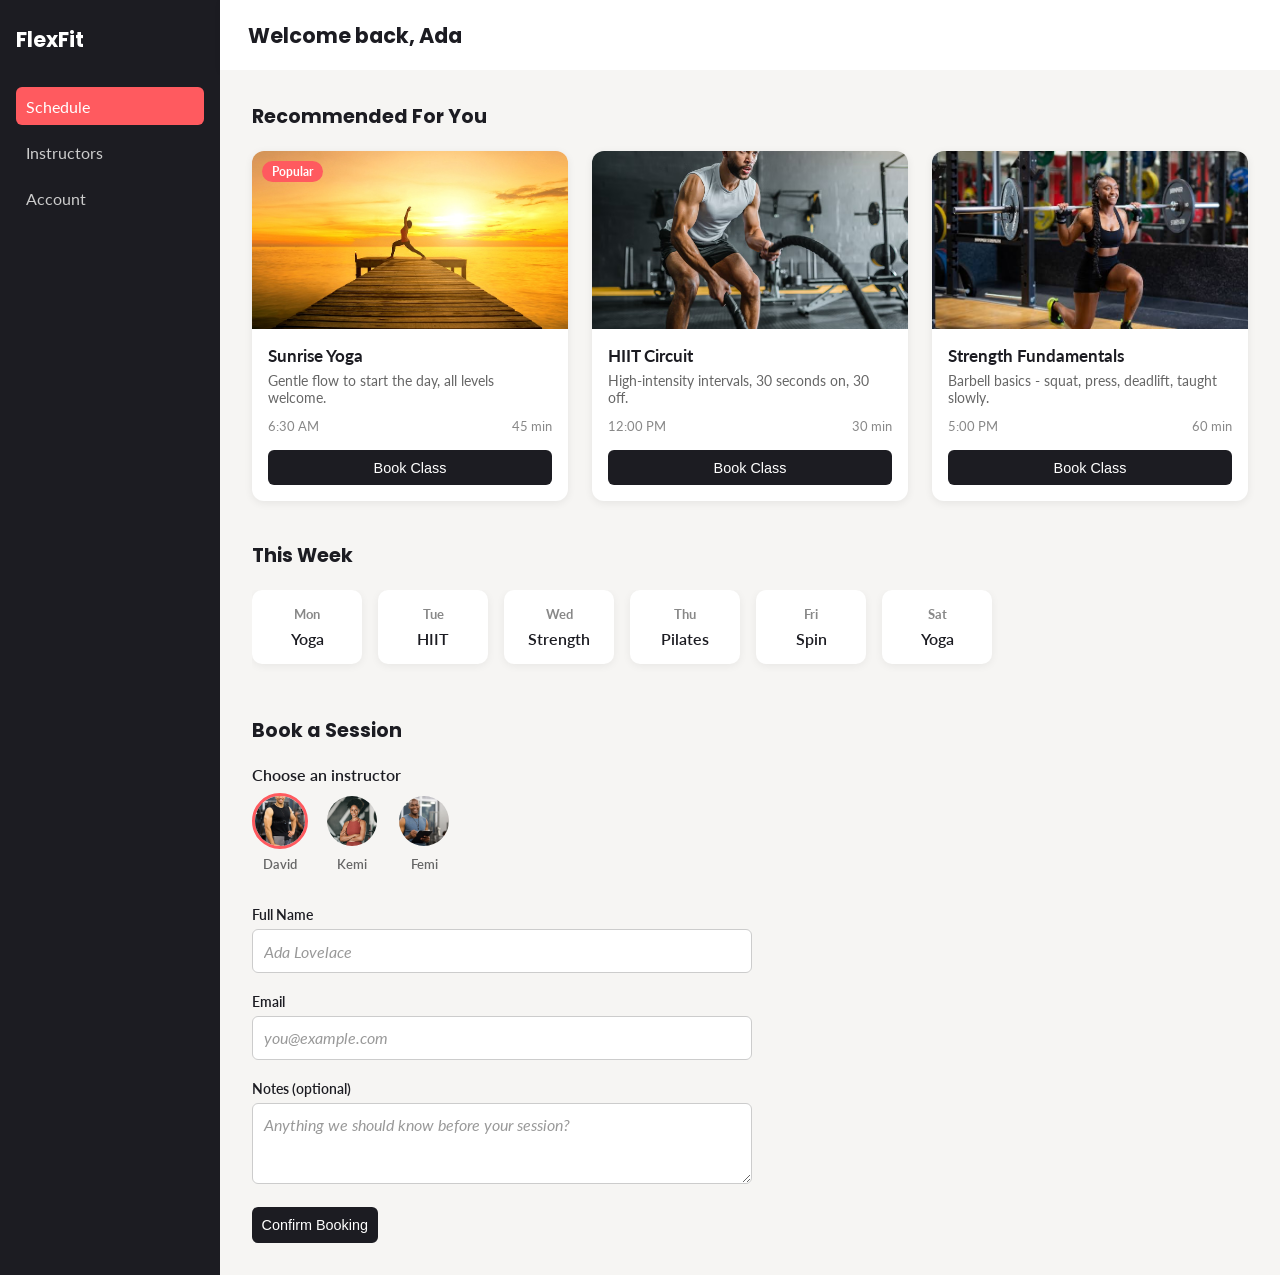
<file: index.html>
<!DOCTYPE html>
<html lang="en">
<head>
    <meta charset="UTF-8">
    <title>FlexFit Studio - Member Dashboard</title>
    <link rel="preconnect" href="https://fonts.googleapis.com">
    <link rel="preconnect" href="https://fonts.gstatic.com" crossorigin>
    <link href="https://fonts.googleapis.com/css2?family=Poppins:wght@600;700&family=Lato:wght@400;600&display=swap" rel="stylesheet">
    <link rel="stylesheet" href="index.css">
</head>
<body>

    <div class="dashboard">

        <aside class="sidebar">
            <div class="logo">FlexFit</div>
            <nav>
                <a href="reference_flexfit.html" class="active">Schedule</a>
                <a href="reference_flexfit_instructors.html">Instructors</a>
                <a href="reference_flexfit_account.html">Account</a>
            </nav>
        </aside>

        <header class="header">
            <h1>Welcome back, Ada</h1>
        </header>

        <main class="main-content">

            <section class="classes-section">
                <h2>Recommended For You</h2>
                <div class="class-grid">

                    <div class="class-card popular">
                        <img src="sunrise-yoga-909.jpg" alt="Sunrise Yoga class">
                        <div class="class-info">
                            <h3>Sunrise Yoga</h3>
                            <p>Gentle flow to start the day, all levels welcome.</p>
                            <div class="class-meta">
                                <span>6:30 AM</span>
                                <span>45 min</span>
                            </div>
                            <button class="cta-button">Book Class</button>
                        </div>
                    </div>

                    <div class="class-card">
                        <img src="hiit.avif" alt="HIIT Circuit class">
                        <div class="class-info">
                            <h3>HIIT Circuit</h3>
                            <p>High-intensity intervals, 30 seconds on, 30 off.</p>
                            <div class="class-meta">
                                <span>12:00 PM</span>
                                <span>30 min</span>
                            </div>
                            <button class="cta-button">Book Class</button>
                        </div>
                    </div>

                    <div class="class-card">
                        <img src="strenght.jpg" alt="Strength Fundamentals class">
                        <div class="class-info">
                            <h3>Strength Fundamentals</h3>
                            <p>Barbell basics - squat, press, deadlift, taught slowly.</p>
                            <div class="class-meta">
                                <span>5:00 PM</span>
                                <span>60 min</span>
                            </div>
                            <button class="cta-button">Book Class</button>
                        </div>
                    </div>

                </div>
            </section>

            <section class="week-section">
                <h2>This Week</h2>
                <div class="week-row">
                    <div class="week-card"><p class="week-day">Mon</p><p class="week-class">Yoga</p></div>
                    <div class="week-card"><p class="week-day">Tue</p><p class="week-class">HIIT</p></div>
                    <div class="week-card"><p class="week-day">Wed</p><p class="week-class">Strength</p></div>
                    <div class="week-card"><p class="week-day">Thu</p><p class="week-class">Pilates</p></div>
                    <div class="week-card"><p class="week-day">Fri</p><p class="week-class">Spin</p></div>
                    <div class="week-card"><p class="week-day">Sat</p><p class="week-class">Yoga</p></div>
                </div>
            </section>

            <section class="booking-section">
                <h2>Book a Session</h2>

                <p class="section-label">Choose an instructor</p>
                <div class="instructor-picker">
                    <input type="radio" name="instructor" id="instructor-1" checked>
                    <label for="instructor-1" class="instructor-swatch">
                        <img src="gym1.webp" alt="Instructor Dara">
                        <span>David</span>
                    </label>

                    <input type="radio" name="instructor" id="instructor-2">
                    <label for="instructor-2" class="instructor-swatch">
                        <img src="gym3.jpg" alt="Instructor Kemi">
                        <span>Kemi</span>
                    </label>

                    <input type="radio" name="instructor" id="instructor-3">
                    <label for="instructor-3" class="instructor-swatch">
                        <img src="gym2.webp" alt="Instructor Femi">
                        <span>Femi</span>
                    </label>
                </div>

                <form action="#" method="post">
                    <div class="form-group">
                        <label for="name">Full Name</label>
                        <input type="text" id="name" name="name" placeholder="Ada Lovelace" required>
                    </div>

                    <div class="form-group">
                        <label for="email">Email</label>
                        <input type="email" id="email" name="email" placeholder="you@example.com" required>
                    </div>

                    <div class="form-group">
                        <label for="notes">Notes (optional)</label>
                        <textarea id="notes" name="notes" rows="3" placeholder="Anything we should know before your session?"></textarea>
                    </div>

                    <button type="submit" class="cta-button">Confirm Booking</button>
                </form>
            </section>

        </main>

    </div>

</body>
</html>
</file>
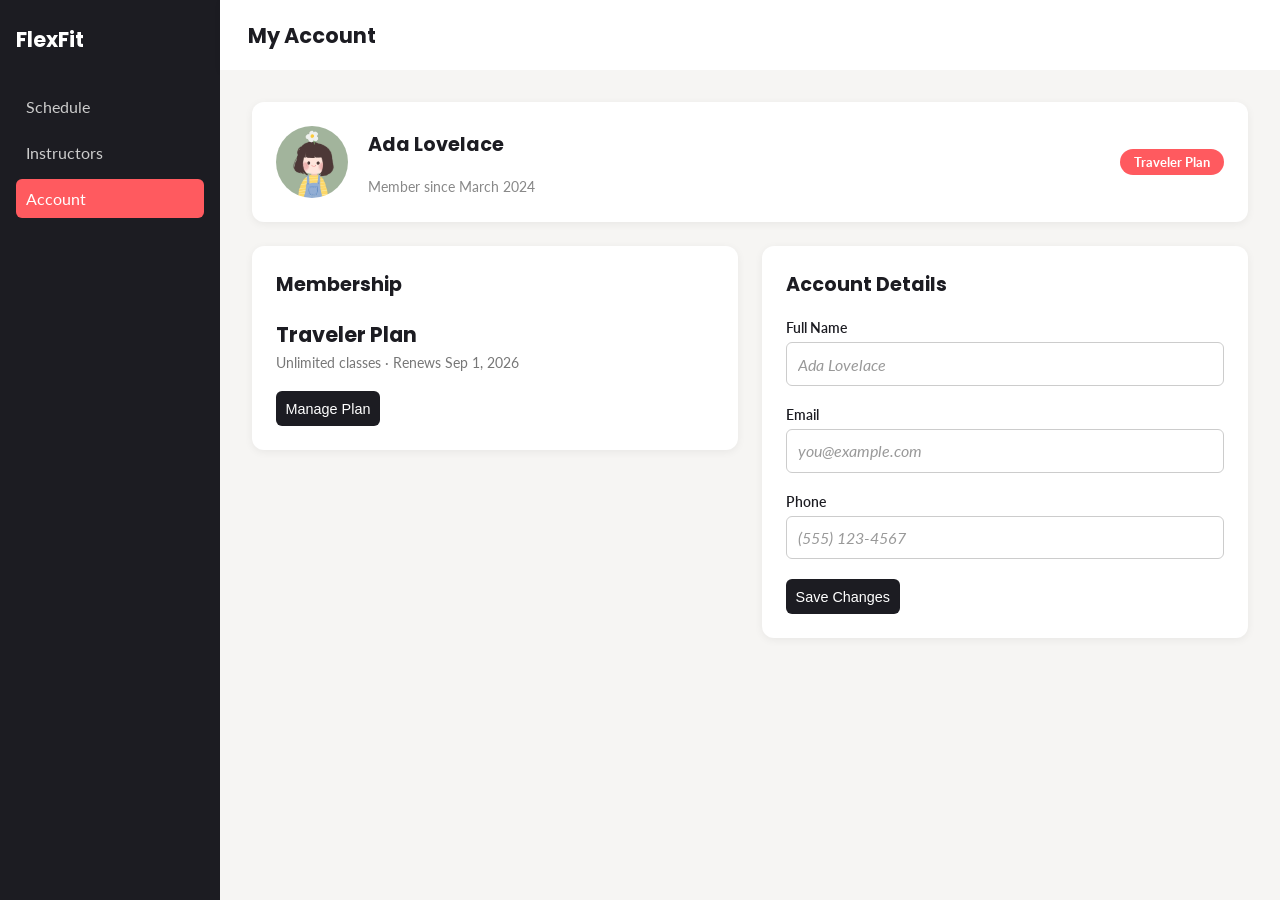
<file: reference_flexfit_account.html>
<!DOCTYPE html>
<html lang="en">
<head>
    <meta charset="UTF-8">
    <title>FlexFit Studio - My Account</title>
    <link rel="preconnect" href="https://fonts.googleapis.com">
    <link rel="preconnect" href="https://fonts.gstatic.com" crossorigin>
    <link href="https://fonts.googleapis.com/css2?family=Poppins:wght@600;700&family=Lato:wght@400;600&display=swap" rel="stylesheet">
    <link rel="stylesheet" href="index.css">
</head>
<body>

    <div class="dashboard">

        <aside class="sidebar">
            <div class="logo">FlexFit</div>
            <nav>
                <a href="index.html">Schedule</a>
                <a href="reference_flexfit_instructors.html">Instructors</a>
                <a href="reference_flexfit_account.html" class="active">Account</a>
            </nav>
        </aside>

        <header class="header">
            <h1>My Account</h1>
        </header>

        <main class="main-content">

            <section class="profile-summary">
                <img src="profile.jpg" alt="Ada Lovelace" class="profile-avatar">
                <div class="profile-summary-text">
                    <h2 class="profile-name">Ada Lovelace</h2>
                    <p class="member-since">Member since March 2024</p>
                </div>
                <span class="plan-badge">Traveler Plan</span>
            </section>

            <div class="account-grid">

                <section class="membership-card">
                    <h2>Membership</h2>
                    <p class="membership-plan">Traveler Plan</p>
                    <p class="membership-detail">Unlimited classes &middot; Renews Sep 1, 2026</p>
                    <button class="cta-button">Manage Plan</button>
                </section>

                <section class="details-form-card">
                    <h2>Account Details</h2>
                    <form action="#" method="post">
                        <div class="form-group">
                            <label for="fullname">Full Name</label>
                            <input type="text" id="fullname" name="fullname" placeholder="Ada Lovelace" required>
                        </div>

                        <div class="form-group">
                            <label for="acc-email">Email</label>
                            <input type="email" id="acc-email" name="email" placeholder="you@example.com" required>
                        </div>

                        <div class="form-group">
                            <label for="phone">Phone</label>
                            <input type="text" id="phone" name="phone" placeholder="(555) 123-4567">
                        </div>

                        <button type="submit" class="cta-button">Save Changes</button>
                    </form>
                </section>

            </div>

        </main>

    </div>

</body>
</html>
</file>
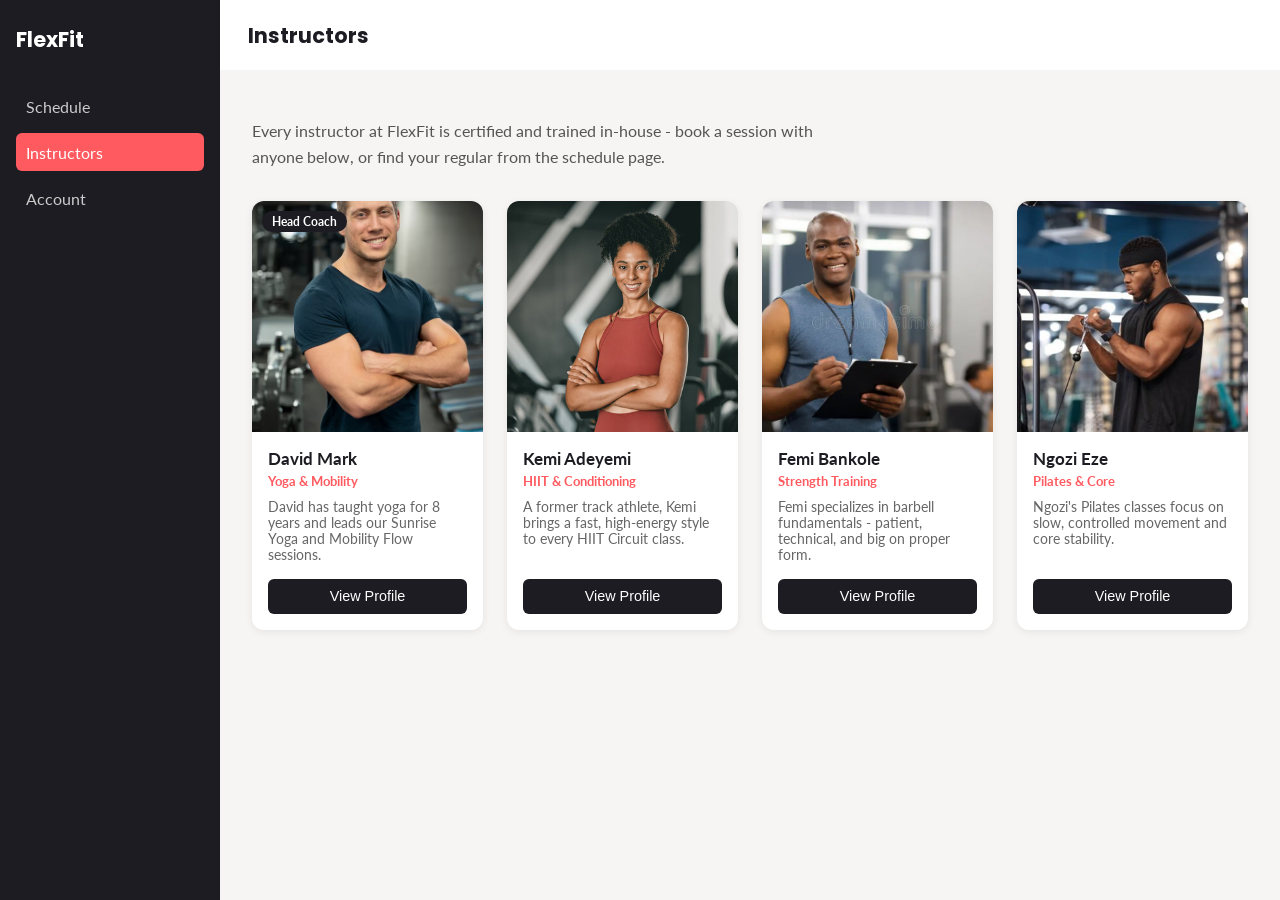
<file: reference_flexfit_instructors.html>
<!DOCTYPE html>
<html lang="en">
<head>
    <meta charset="UTF-8">
    <title>FlexFit Studio - Instructors</title>
    <link rel="preconnect" href="https://fonts.googleapis.com">
    <link rel="preconnect" href="https://fonts.gstatic.com" crossorigin>
    <link href="https://fonts.googleapis.com/css2?family=Poppins:wght@600;700&family=Lato:wght@400;600&display=swap" rel="stylesheet">
    <link rel="stylesheet" href="index.css">
</head>
<body>

    <div class="dashboard">

        <aside class="sidebar">
            <div class="logo">FlexFit</div>
            <nav>
                <a href="index.html">Schedule</a>
                <a href="reference_flexfit_instructors.html" class="active">Instructors</a>
                <a href="reference_flexfit_account.html">Account</a>
            </nav>
        </aside>

        <header class="header">
            <h1>Instructors</h1>
        </header>

        <main class="main-content">

            <section class="instructors-section">
                <p class="section-intro">
                    Every instructor at FlexFit is certified and trained
                    in-house - book a session with anyone below, or find
                    your regular from the schedule page.
                </p>

                <div class="instructor-grid">

                    <div class="instructor-card lead">
                        <img src="young-adult.avif" alt="Dara Okafor">
                        <div class="instructor-info">
                            <h3>David Mark</h3>
                            <p class="specialty">Yoga &amp; Mobility</p>
                            <p class="bio">David has taught yoga for 8 years and leads
                               our Sunrise Yoga and Mobility Flow sessions.</p>
                            <button class="cta-button">View Profile</button>
                        </div>
                    </div>

                    <div class="instructor-card">
                        <img src="gym3.jpg" alt="Kemi Adeyemi">
                        <div class="instructor-info">
                            <h3>Kemi Adeyemi</h3>
                            <p class="specialty">HIIT &amp; Conditioning</p>
                            <p class="bio">A former track athlete, Kemi brings a fast,
                               high-energy style to every HIIT Circuit class.</p>
                            <button class="cta-button">View Profile</button>
                        </div>
                    </div>

                    <div class="instructor-card">
                        <img src="gym2.webp" alt="Femi Bankole">
                        <div class="instructor-info">
                            <h3>Femi Bankole</h3>
                            <p class="specialty">Strength Training</p>
                            <p class="bio">Femi specializes in barbell fundamentals -
                               patient, technical, and big on proper form.</p>
                            <button class="cta-button">View Profile</button>
                        </div>
                    </div>

                    <div class="instructor-card">
                        <img src="eze.jpg" alt="Ngozi Eze">
                        <div class="instructor-info">
                            <h3>Ngozi Eze</h3>
                            <p class="specialty">Pilates &amp; Core</p>
                            <p class="bio">Ngozi's Pilates classes focus on slow,
                               controlled movement and core stability.</p>
                            <button class="cta-button">View Profile</button>
                        </div>
                    </div>

                </div>
            </section>

        </main>

    </div>

</body>
</html>
</file>
<file: index.css>
* {
    box-sizing: border-box;
}

:root {
    --main-color: #1c1c22;
    --accent-color: #ff5a5f;
    --bg-color: #f6f5f3;
    --success-color: #2ecc71;
    --error-color: #e74c3c;
}

body {
    font-family: 'Lato', sans-serif;
    margin: 0;
    color: var(--main-color);
}

/* --- Dashboard grid-template-areas layout --- */

.dashboard {
    display: grid;
    grid-template-columns: 220px 1fr;
    grid-template-rows: 70px 1fr;
    grid-template-areas:
        "sidebar header"
        "sidebar main";
    min-height: 100vh;
}

.sidebar {
    grid-area: sidebar;
    background-color: var(--main-color);
    color: white;
    padding: 1.5rem 1rem;
}

.sidebar .logo {
    font-family: 'Poppins', sans-serif;
    font-weight: 700;
    font-size: 1.3rem;
    margin-bottom: 2rem;
}

.sidebar nav {
    display: flex;
    flex-direction: column;
    gap: 0.5rem;
}

.sidebar nav a {
    color: #ccc;
    text-decoration: none;
    padding: 0.6rem;
    border-radius: 6px;
}

.sidebar nav a.active {
    background-color: var(--accent-color);
    color: white;
}

.header {
    grid-area: header;
    display: flex;
    align-items: center;
    padding: 0 1.75rem;
    background-color: white;
    box-shadow: 0 2px 6px rgba(0, 0, 0, 0.06);
}

.header h1 {
    font-family: 'Poppins', sans-serif;
    font-size: 1.3rem;
    margin: 0;
}

.main-content {
    grid-area: main;
    background-color: var(--bg-color);
    padding: 2rem;
}

.main-content h2 {
    font-family: 'Poppins', sans-serif;
    font-size: 1.2rem;
    margin: 0 0 1.25rem 0;
}

/* --- Class cards: Grid (page) + Flexbox (card) combined --- */

.classes-section {
    margin-bottom: 2.5rem;
}

.class-grid {
    display: grid;
    grid-template-columns: repeat(auto-fit, minmax(240px, 1fr));
    gap: 1.5rem;
}

.class-card {
    position: relative;
    background-color: white;
    border-radius: 12px;
    overflow: hidden;
    box-shadow: 0 2px 8px rgba(0, 0, 0, 0.07);
    transition: transform 0.2s ease;
    display: flex;
    flex-direction: column;
}

.class-card:hover {
    transform: translateY(-5px);
}

.class-card img {
    width: 100%;
    aspect-ratio: 16 / 9;
    object-fit: cover;
}

.class-info {
    padding: 1rem;
    display: flex;
    flex-direction: column;
    flex-grow: 1;
}

.class-info h3 {
    margin: 0 0 0.4rem 0;
    font-size: 1.05rem;
}

.class-info p {
    font-size: 0.88rem;
    color: #666;
    margin: 0 0 0.75rem 0;
}

.class-meta {
    display: flex;
    justify-content: space-between;
    font-size: 0.82rem;
    color: #888;
    margin-bottom: 1rem;
}

.class-card .cta-button {
    margin-top: auto;
}

.class-card.popular::before {
    content: "Popular";
    position: absolute;
    top: 10px;
    left: 10px;
    background-color: var(--accent-color);
    color: white;
    padding: 4px 10px;
    border-radius: 20px;
    font-size: 0.72rem;
    font-weight: 700;
    z-index: 2;
}

.cta-button {
    background-color: var(--main-color);
    color: white;
    border: none;
    padding: 0.6rem;
    border-radius: 6px;
    cursor: pointer;
    font-size: 0.9rem;
}

/* --- Horizontally scrolling week row (scroll-snap) --- */

.week-section {
    margin-bottom: 2.5rem;
}

.week-row {
    display: flex;
    gap: 1rem;
    overflow-x: auto;
    scroll-snap-type: x mandatory;
    padding-bottom: 0.75rem;
}

.week-card {
    flex: 0 0 110px;
    scroll-snap-align: start;
    background-color: white;
    border-radius: 10px;
    box-shadow: 0 2px 8px rgba(0, 0, 0, 0.06);
    padding: 1rem;
    text-align: center;
}

.week-day {
    font-weight: 700;
    color: #888;
    font-size: 0.8rem;
    margin: 0 0 0.4rem 0;
}

.week-class {
    margin: 0;
    font-weight: 600;
}

/* --- Instructor picker (radio swatches) --- */

.booking-section {
    max-width: 500px;
}

.section-label {
    font-weight: 600;
    margin-bottom: 0.6rem;
}

.instructor-picker {
    display: flex;
    gap: 1rem;
    margin-bottom: 1.75rem;
}

.instructor-picker input[type="radio"] {
    display: none;
}

.instructor-swatch {
    display: flex;
    flex-direction: column;
    align-items: center;
    gap: 0.4rem;
    cursor: pointer;
    font-size: 0.8rem;
    color: #666;
}

.instructor-swatch img {
    width: 56px;
    height: 56px;
    border-radius: 50%;
    object-fit: cover;
    border: 3px solid transparent;
}

.instructor-picker input[type="radio"]:checked + .instructor-swatch img {
    border-color: var(--accent-color);
}

/* --- Booking form with validation styling --- */

.form-group {
    margin-bottom: 1.25rem;
}

label {
    display: block;
    margin-bottom: 0.4rem;
    font-weight: 600;
    font-size: 0.9rem;
}

input, textarea {
    width: 100%;
    padding: 0.7rem;
    border: 1px solid #ccc;
    border-radius: 6px;
    font-family: inherit;
    font-size: 1rem;
}

input:focus, textarea:focus {
    outline: none;
    border-color: var(--accent-color);
    box-shadow: 0 0 0 3px rgba(255, 90, 95, 0.15);
}

input:invalid:not(:placeholder-shown),
textarea:invalid:not(:placeholder-shown) {
    border-color: var(--error-color);
}

input::placeholder, textarea::placeholder {
    color: #999;
    font-style: italic;
}

@media (max-width: 800px) {
    .dashboard {
        grid-template-columns: 1fr;
        grid-template-rows: auto 70px 1fr;
        grid-template-areas:
            "sidebar"
            "header"
            "main";
    }

    .sidebar nav {
        flex-direction: row;
        justify-content: space-around;
    }
}

/* ================================================================
   INSTRUCTORS PAGE
   ================================================================ */

.section-intro {
    max-width: 65ch;
    color: #555;
    margin-bottom: 2rem;
    line-height: 1.6;
}

.instructor-grid {
    display: grid;
    grid-template-columns: repeat(auto-fit, minmax(230px, 1fr));
    gap: 1.5rem;
}

.instructor-card {
    position: relative;
    background-color: white;
    border-radius: 12px;
    overflow: hidden;
    box-shadow: 0 2px 8px rgba(0, 0, 0, 0.07);
    transition: transform 0.2s ease;
    display: flex;
    flex-direction: column;
}

.instructor-card:hover {
    transform: translateY(-5px);
}

.instructor-card img {
    width: 100%;
    aspect-ratio: 1 / 1;
    object-fit: cover;
}

.instructor-info {
    padding: 1rem;
    display: flex;
    flex-direction: column;
    flex-grow: 1;
}

.instructor-info h3 {
    margin: 0 0 0.25rem 0;
    font-size: 1.05rem;
}

.specialty {
    color: var(--accent-color);
    font-size: 0.82rem;
    font-weight: 700;
    margin: 0 0 0.6rem 0;
}

.instructor-info .bio {
    font-size: 0.85rem;
    color: #666;
    margin: 0 0 1rem 0;
    flex-grow: 1;
}

.instructor-info .cta-button {
    margin-top: auto;
}

.instructor-card.lead::before {
    content: "Head Coach";
    position: absolute;
    top: 10px;
    left: 10px;
    background-color: var(--main-color);
    color: white;
    padding: 4px 10px;
    border-radius: 20px;
    font-size: 0.72rem;
    font-weight: 700;
    z-index: 2;
}

/* ================================================================
   ACCOUNT PAGE
   ================================================================ */

.profile-summary {
    display: flex;
    align-items: center;
    gap: 1.25rem;
    background-color: white;
    border-radius: 12px;
    padding: 1.5rem;
    box-shadow: 0 2px 8px rgba(0, 0, 0, 0.06);
    margin-bottom: 1.5rem;
    flex-wrap: wrap;
}

.profile-avatar {
    width: 72px;
    height: 72px;
    border-radius: 50%;
    object-fit: cover;
}

.profile-summary-text {
    flex-grow: 1;
}

.profile-name {
    font-family: 'Poppins', sans-serif;
    font-size: 1.15rem;
    margin: 0 0 0.25rem 0;
}

.member-since {
    color: #888;
    font-size: 0.85rem;
    margin: 0;
}

.plan-badge {
    background-color: var(--accent-color);
    color: white;
    padding: 5px 14px;
    border-radius: 20px;
    font-size: 0.8rem;
    font-weight: 700;
}

.account-grid {
    display: grid;
    grid-template-columns: repeat(auto-fit, minmax(260px, 1fr));
    gap: 1.5rem;
    align-items: start;
}

.membership-card, .details-form-card {
    background-color: white;
    border-radius: 12px;
    padding: 1.5rem;
    box-shadow: 0 2px 8px rgba(0, 0, 0, 0.06);
}

.membership-card h2, .details-form-card h2 {
    margin-top: 0;
}

.membership-plan {
    font-family: 'Poppins', sans-serif;
    font-size: 1.3rem;
    font-weight: 700;
    margin: 0.5rem 0 0.25rem 0;
}

.membership-detail {
    color: #777;
    font-size: 0.88rem;
    margin: 0 0 1.25rem 0;
}
</file>
